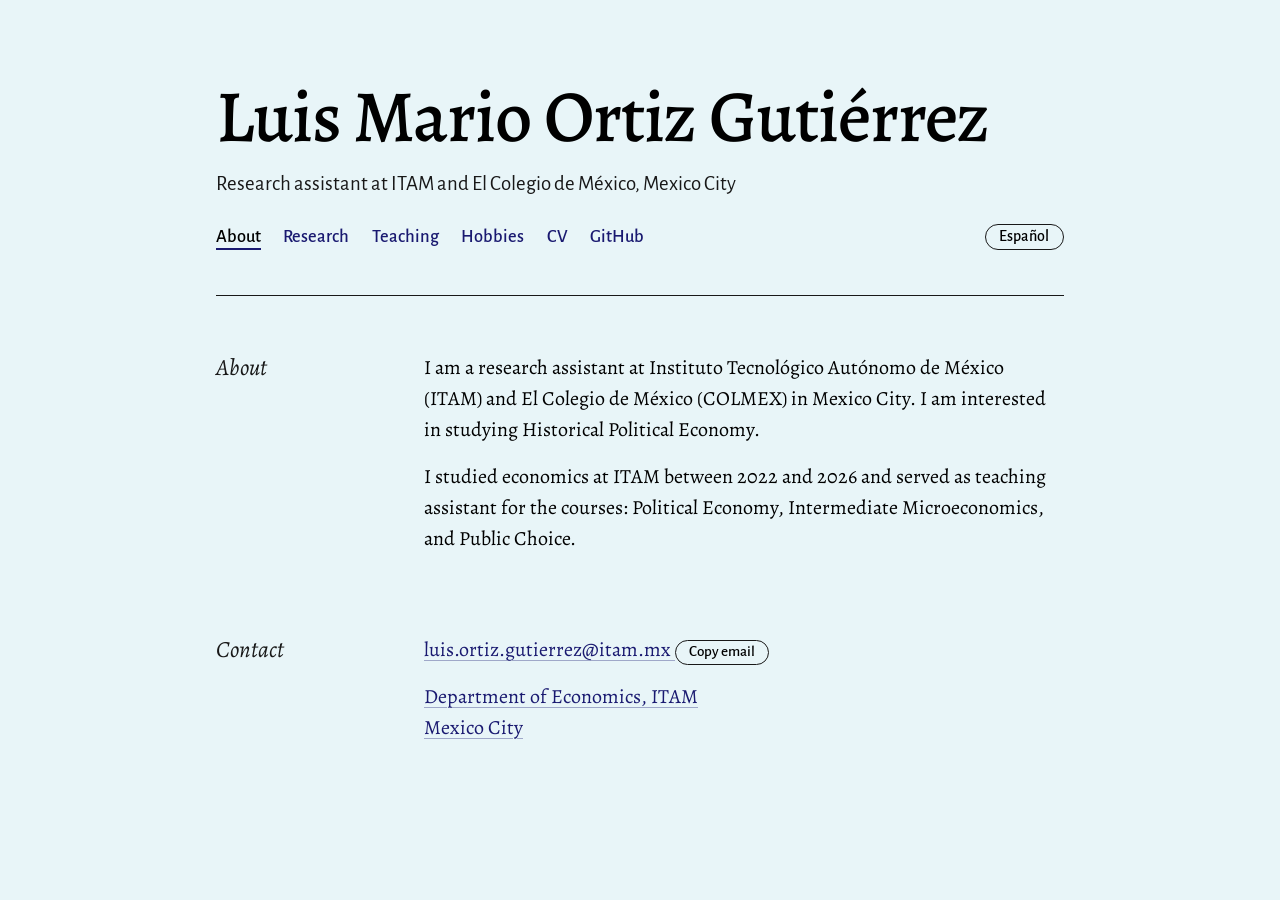
<file: index.html>
<!doctype html>
<html lang="en" data-ui="en">
  <head>
    <meta charset="utf-8" />
    <meta name="viewport" content="width=device-width, initial-scale=1" />
    <title data-es="Luis Mario Ortiz Gutiérrez">Luis Mario Ortiz Gutiérrez</title>
    <meta
      name="description"
      content="Luis Mario Ortiz Gutiérrez, research assistant at ITAM and El Colegio de México. Interested in political economy."
    />
    <link rel="canonical" href="https://luismarioort.github.io/" />
    <!-- Browser bar color on phones: keep it the same as --paper in style.css -->
    <meta name="theme-color" content="#F1F3EE" media="(prefers-color-scheme: light)" />
    <meta name="theme-color" content="#151C19" media="(prefers-color-scheme: dark)" />

    <!-- How the page looks when shared on WhatsApp, X, LinkedIn, Slack -->
     <meta property="og:type" content="website" /> 
    <meta property="og:url" content="https://luismarioort.github.io/" />
    <meta property="og:title" content="Luis Mario Ortiz Gutiérrez" />
    <meta
      property="og:description"
      content="Research assistant at ITAM and El Colegio de México. Political economy, and causal inference."
    />
    <meta name="twitter:card" content="summary" />

    <link rel="icon" href="assets/favicon.svg" type="image/svg+xml" />

    <link rel="preconnect" href="https://fonts.googleapis.com" />
    <link rel="preconnect" href="https://fonts.gstatic.com" crossorigin />
    <link
      href="https://fonts.googleapis.com/css2?family=Alegreya:ital,wght@0,400;0,500;0,700;1,400;1,500&family=Alegreya+Sans:wght@400;500;700&display=swap"
      rel="stylesheet"
    />
    <link rel="stylesheet" href="style.css" />
    <script src="script.js"></script>
  </head>

  <body>
    <a class="skip-link" href="#main"><span data-lang="en">Skip to content</span><span data-lang="es">Ir al contenido</span></a>

    <div class="page">
      <!-- The same menu appears on every page. If you change it, change it in all four files. -->
      <header class="masthead">
        <h1>Luis Mario Ortiz Gutiérrez</h1>
        <p class="role">
          <span data-lang="en">Research assistant at ITAM and El Colegio de México, Mexico City</span>
          <span data-lang="es">Asistente de investigación en el ITAM y El Colegio de México, Ciudad de México</span>
        </p>
        <nav class="profile-links">
          <a href="index.html" aria-current="page"><span data-lang="en">About</span><span data-lang="es">Sobre mí</span></a>
          <a href="research.html"><span data-lang="en">Research</span><span data-lang="es">Investigación</span></a>
          <a href="teaching.html"><span data-lang="en">Teaching</span><span data-lang="es">Docencia</span></a>
          <a href="hobbies.html"><span data-lang="en">Hobbies</span><span data-lang="es">Pasatiempos</span></a>
          <!-- Put your CV in the assets folder and name it cv.pdf -->
          <a href="assets/cv.pdf">CV</a>
          <a href="https://github.com/luismarioort">GitHub</a>
          <button type="button" class="lang-toggle" data-lang-toggle>
            <span data-lang="en" lang="es">Español</span>
            <span data-lang="es" lang="en">English</span>
          </button>
        </nav>
      </header>

      <main id="main">
        <!-- ============================== ABOUT ============================== -->
        <section id="about" aria-labelledby="about-title">
          <h2 id="about-title"><span data-lang="en">About</span><span data-lang="es">Sobre mí</span></h2>
          <div class="section-body">
            <p data-lang="en">
              I am a research assistant at Instituto Tecnológico Autónomo de México (ITAM) and El Colegio de México (COLMEX) in Mexico City. 
              I am interested in studying Historical Political Economy.
            </p>
            <p data-lang="es">
              Soy asistente de investigación en el Instituto Tecnológico Autónomo de México (ITAM) y el Colegio de México (COLMEX), en la Ciudad de México. 
              Mis intereses de investigación están centrados en la Economía Política Histórica.
            </p>

            <p data-lang="en">
              I studied economics at ITAM between 2022 and 2026 and served as teaching assistant for the courses: 
              Political Economy, Intermediate Microeconomics, and Public Choice.
            </p>
            <p data-lang="es">
             Estudié economía en el ITAM entre 2022 y 2026 y durante ese tiempo fui asistente de investigación para los cursos de 
              Economía Política, Economía 3, Economía 4 y Elección Pública I.
            </p>

          <!--  <p data-lang="en">
              <span class="todo">One or two sentences on what you are working
              toward next, for example predoctoral positions or PhD programs in
              economics.</span>
            </p> 
            <p data-lang="es">
              <span class="todo">Una o dos oraciones sobre lo que buscas a
              continuación; por ejemplo, posiciones predoctorales o doctorados en
              economía.</span> -->
            </p>
          </div>
        </section>

        <!-- ============================== CONTACT ============================ -->
        <section id="contact" aria-labelledby="contact-title">
          <h2 id="contact-title"><span data-lang="en">Contact</span><span data-lang="es">Contacto</span></h2>
          <div class="section-body">
            <!-- Replace both copies of the address: in href and in data-copy-email -->
            <p class="contact-email">
              <a href="mailto:luis.ortiz.gutierrez@itam.mx">luis.ortiz.gutierrez@itam.mx
              <button type="button" class="copy-button" data-copy-email="you@example.com">Copy email</button>
              <span class="copy-status" role="status" aria-live="polite"></span>
            </p>
            <p data-lang="en">
              Department of Economics, ITAM<br />
              Mexico City
            </p>
            <p data-lang="es">
              Departamento de Economía, ITAM<br />
              Ciudad de México
            </p>
          </div>
        </section>
      </main>
        </p>
      </footer>
    </div>
  </body>
</html>
</file>
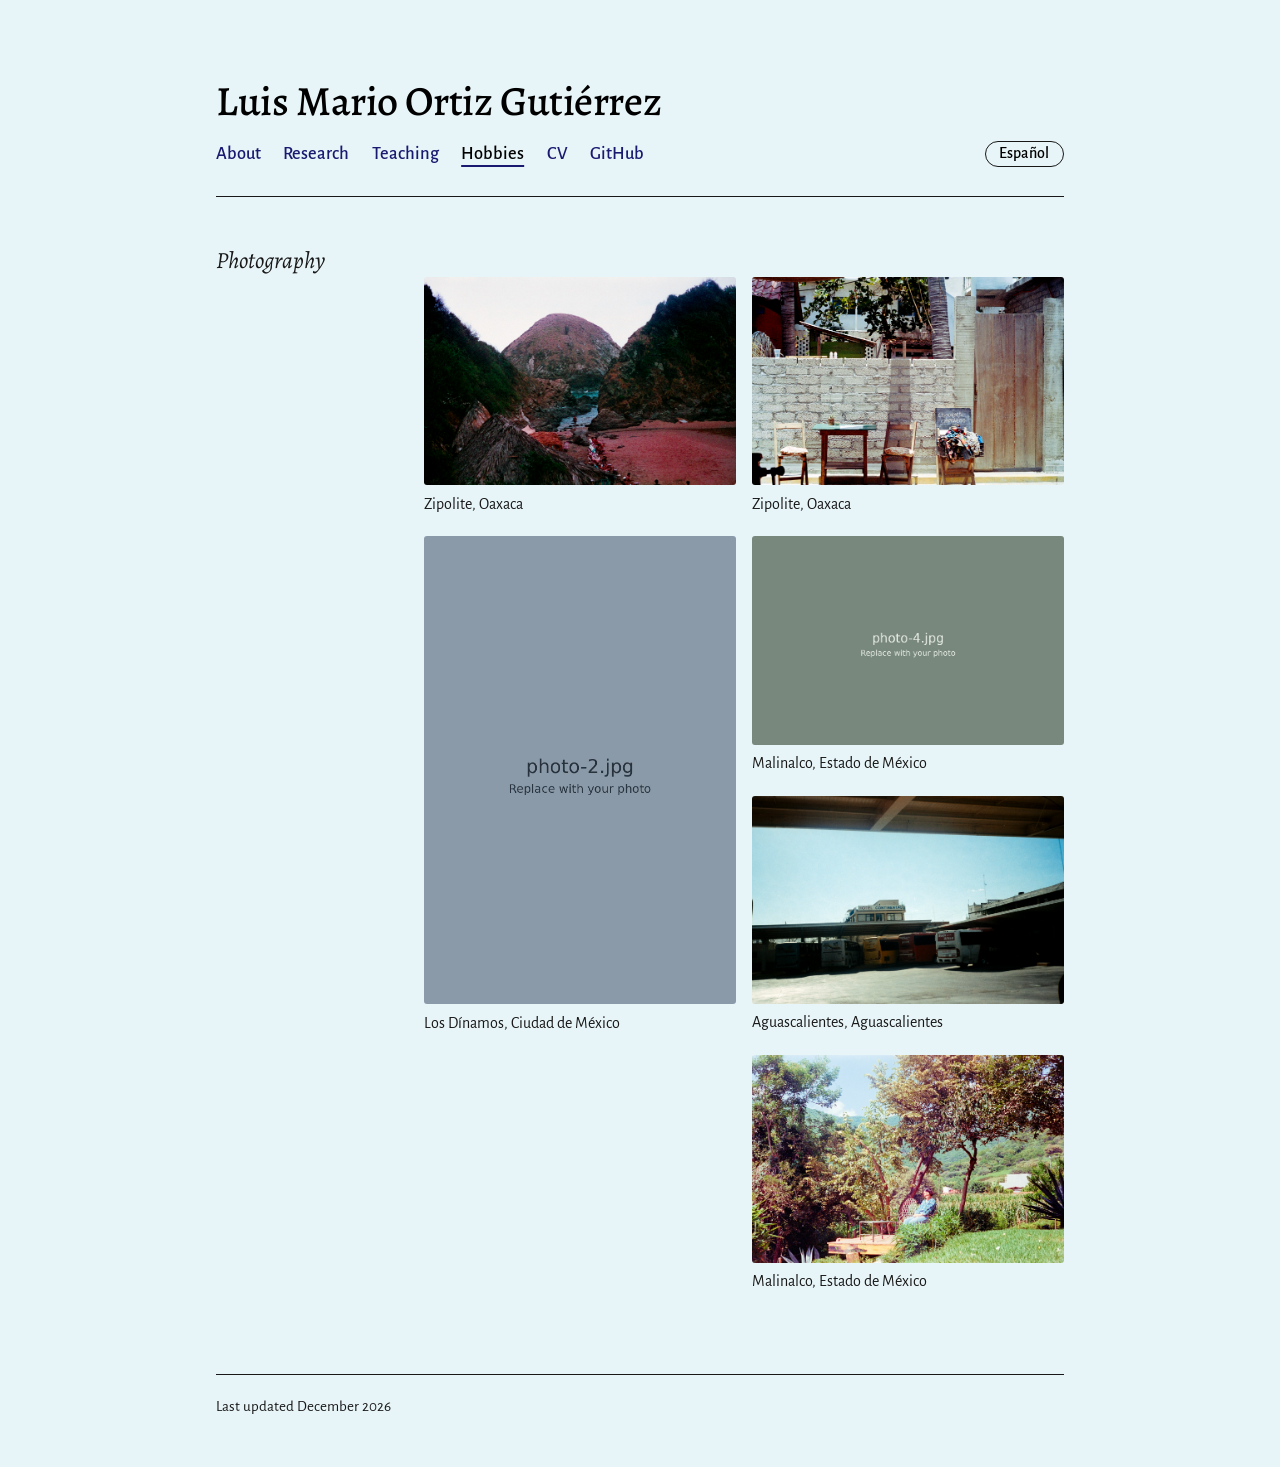
<file: hobbies.html>
<!doctype html>
<html lang="en" data-ui="en">
  <head>
    <meta charset="utf-8" />
    <meta name="viewport" content="width=device-width, initial-scale=1" />
    <title data-es="Pasatiempos | Luis Mario Ortiz Gutiérrez">Hobbies | Luis Mario Ortiz Gutiérrez</title>
    <meta name="description" content="Photographs and other things Luis Mario Ortiz Gutiérrez does outside research." />
    <link rel="canonical" href="https://luismarioort.github.io/hobbies.html" />
    <!-- Browser bar color on phones: keep it the same as --paper in style.css -->
    <meta name="theme-color" content="#F1F3EE" media="(prefers-color-scheme: light)" />
    <meta name="theme-color" content="#151C19" media="(prefers-color-scheme: dark)" />

    <meta property="og:type" content="website" />
    <meta property="og:url" content="https://luismarioort.github.io/hobbies.html" />
    <meta property="og:title" content="Hobbies | Luis Mario Ortiz Gutiérrez" />
    <meta name="twitter:card" content="summary" />

    <link rel="icon" href="assets/favicon.svg" type="image/svg+xml" />

    <link rel="preconnect" href="https://fonts.googleapis.com" />
    <link rel="preconnect" href="https://fonts.gstatic.com" crossorigin />
    <link
      href="https://fonts.googleapis.com/css2?family=Alegreya:ital,wght@0,400;0,500;0,700;1,400;1,500&family=Alegreya+Sans:wght@400;500;700&display=swap"
      rel="stylesheet"
    />
    <link rel="stylesheet" href="style.css" />
    <script src="script.js"></script>
  </head>

  <body>
    <a class="skip-link" href="#main"><span data-lang="en">Skip to content</span><span data-lang="es">Ir al contenido</span></a>

    <div class="page">
      <!-- The same menu appears on every page. If you change it, change it in all four files. -->
      <header class="masthead masthead--compact">
        <p class="site-name"><a href="index.html">Luis Mario Ortiz Gutiérrez</a></p>
        <nav class="profile-links">
          <a href="index.html"><span data-lang="en">About</span><span data-lang="es">Sobre mí</span></a>
          <a href="research.html"><span data-lang="en">Research</span><span data-lang="es">Investigación</span></a>
          <a href="teaching.html"><span data-lang="en">Teaching</span><span data-lang="es">Docencia</span></a>
          <a href="hobbies.html" aria-current="page"><span data-lang="en">Hobbies</span><span data-lang="es">Pasatiempos</span></a>
          <a href="assets/cv.pdf">CV</a>
          <a href="https://github.com/luismarioort">GitHub</a>
          <button type="button" class="lang-toggle" data-lang-toggle>
            <span data-lang="en" lang="es">Español</span>
            <span data-lang="es" lang="en">English</span>
          </button>
        </nav>
      </header>

      <main id="main">
        <h1 class="sr-only"><span data-lang="en">Hobbies</span><span data-lang="es">Pasatiempos</span></h1>

        <!-- ============================ PHOTOGRAPHY ========================== -->
        <section id="photography" aria-labelledby="photography-title">
          <h2 id="photography-title"><span data-lang="en">Photography</span><span data-lang="es">Fotografía</span></h2>
          <div class="section-body">
           <!--  <p data-lang="en">
             <span class="todo">I really enjoy brewing coffee and taking analog photograph.</span> -->
            </p>
           <!-- <p data-lang="es">
              <span class="todo">Disfruto mucho preparar café y tomar fotografía analógica.</span>  -->
            </p>

            <!--
              To add a photo: put the file in assets/photos/ and copy one
              <figure> block. Change the file name in BOTH places (href and src),
              write a short description in alt (for screen readers), and a
              caption. Photos fill the left column first, then the right,
              in the order you list them. Nothing gets cropped.
            -->
            <div class="gallery">
              <figure>
                <a href="assets/photos/photo-1.jpg">
                  <img src="assets/photos/photo-1.jpg" alt="Describe what the photo shows" loading="lazy" decoding="async" />
                </a>
                <figcaption>Zipolite, Oaxaca</figcaption>
              </figure>

              <figure>
                <a href="assets/photos/photo-2.jpg">
                  <img src="assets/photos/photo-2.jpg" alt="Describe what the photo shows" loading="lazy" decoding="async" />
                </a>
                <figcaption>Los Dínamos, Ciudad de México</figcaption>
              </figure>

              <figure>
                <a href="assets/photos/photo-3.jpg">
                  <img src="assets/photos/photo-3.jpg" alt="Describe what the photo shows" loading="lazy" decoding="async" />
                </a>
                <figcaption>Zipolite, Oaxaca</figcaption>
              </figure>

              <figure>
                <a href="assets/photos/photo-4.jpg">
                  <img src="assets/photos/photo-4.jpg" alt="Describe what the photo shows" loading="lazy" decoding="async" />
                </a>
                <figcaption>Malinalco, Estado de México</figcaption>
              </figure>

              <figure>
                <a href="assets/photos/photo-5.jpg">
                  <img src="assets/photos/photo-5.jpg" alt="Describe what the photo shows" loading="lazy" decoding="async" />
                </a>
                <figcaption>Aguascalientes, Aguascalientes</figcaption>
              </figure>

              <figure>
                <a href="assets/photos/photo-6.jpg">
                  <img src="assets/photos/photo-6.jpg" alt="Describe what the photo shows" loading="lazy" decoding="async" />
                </a>
                <figcaption>Malinalco, Estado de México</figcaption>
              </figure>
            </div>
          </div>
        </section>

      <footer class="site-footer">
        <p>
          <span data-lang="en">Last updated</span><span data-lang="es">Última actualización:</span>
          <span id="last-updated">October 2026</span>
        </p>
      </footer>
    </div>

    <!-- Full-screen photo viewer. Leave this as is. -->
    <dialog class="lightbox">
      <button type="button" class="lightbox-close" data-close>
        <span aria-hidden="true">×</span>
        <span class="sr-only" data-lang="en">Close</span><span class="sr-only" data-lang="es">Cerrar</span>
      </button>
      <img class="lightbox-image" alt="" />
      <div class="lightbox-bar">
        <button type="button" data-prev>
          <span aria-hidden="true">‹</span>
          <span class="sr-only" data-lang="en">Previous photo</span><span class="sr-only" data-lang="es">Foto anterior</span>
        </button>
        <p class="lightbox-caption"></p>
        <button type="button" data-next>
          <span aria-hidden="true">›</span>
          <span class="sr-only" data-lang="en">Next photo</span><span class="sr-only" data-lang="es">Foto siguiente</span>
        </button>
      </div>
    </dialog>
  </body>
</html>
</file>
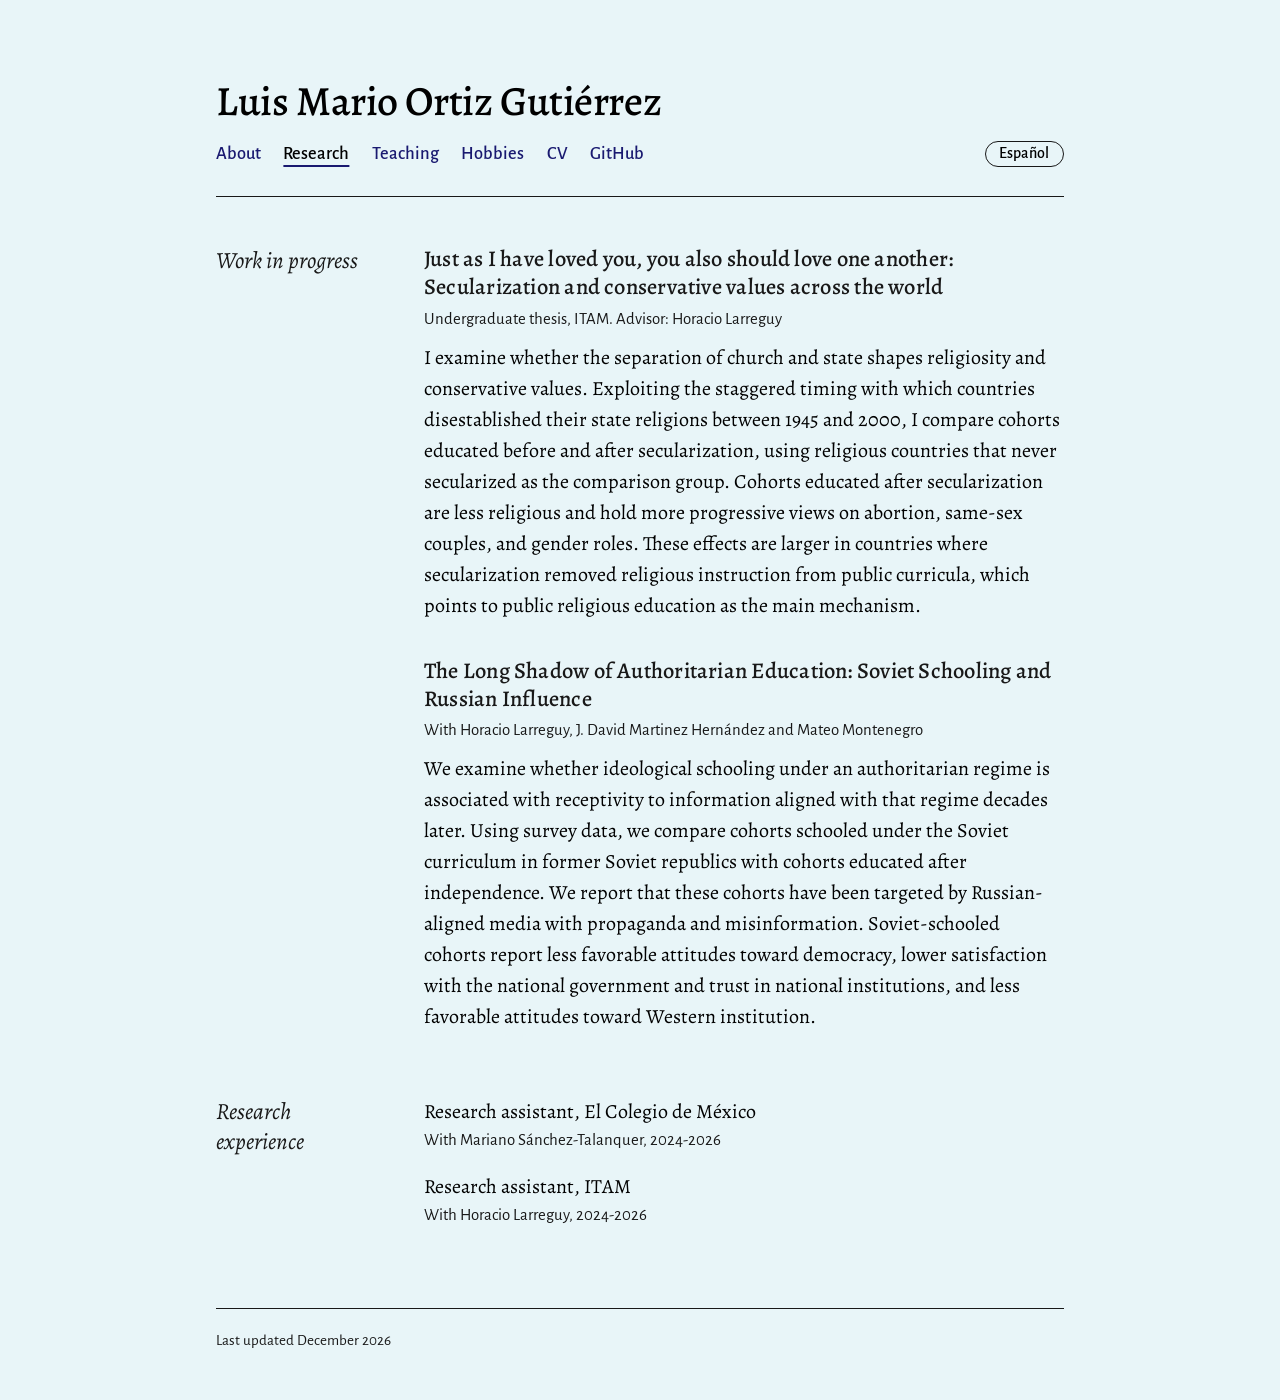
<file: research.html>
<!doctype html>
<html lang="en" data-ui="en">
  <head>
    <meta charset="utf-8" />
    <meta name="viewport" content="width=device-width, initial-scale=1" />
    <title data-es="Investigación | Luis Mario Ortiz Gutiérrez">Research | Luis Mario Ortiz Gutiérrez</title>
    <meta name="description" content="Working papers and research experience of Luis Mario Ortiz Gutiérrez." />
    <link rel="canonical" href="https://luismarioort.github.io/research.html" />
    <!-- Browser bar color on phones: keep it the same as --paper in style.css -->
    <meta name="theme-color" content="#F1F3EE" media="(prefers-color-scheme: light)" />
    <meta name="theme-color" content="#151C19" media="(prefers-color-scheme: dark)" />

    <meta property="og:type" content="website" />
    <meta property="og:url" content="https://luismarioort.github.io/research.html" />
    <meta property="og:title" content="Research | Luis Mario Ortiz Gutiérrez" />
    <meta name="twitter:card" content="summary" />

    <link rel="icon" href="assets/favicon.svg" type="image/svg+xml" />

    <link rel="preconnect" href="https://fonts.googleapis.com" />
    <link rel="preconnect" href="https://fonts.gstatic.com" crossorigin />
    <link
      href="https://fonts.googleapis.com/css2?family=Alegreya:ital,wght@0,400;0,500;0,700;1,400;1,500&family=Alegreya+Sans:wght@400;500;700&display=swap"
      rel="stylesheet"
    />
    <link rel="stylesheet" href="style.css" />
    <script src="script.js"></script>
  </head>

  <body>
    <a class="skip-link" href="#main"><span data-lang="en">Skip to content</span><span data-lang="es">Ir al contenido</span></a>

    <div class="page">
      <!-- The same menu appears on every page. If you change it, change it in all four files. -->
      <header class="masthead masthead--compact">
        <p class="site-name"><a href="index.html">Luis Mario Ortiz Gutiérrez</a></p>
        <nav class="profile-links">
          <a href="index.html"><span data-lang="en">About</span><span data-lang="es">Sobre mí</span></a>
          <a href="research.html" aria-current="page"><span data-lang="en">Research</span><span data-lang="es">Investigación</span></a>
          <a href="teaching.html"><span data-lang="en">Teaching</span><span data-lang="es">Docencia</span></a>
          <a href="hobbies.html"><span data-lang="en">Hobbies</span><span data-lang="es">Pasatiempos</span></a>
          <a href="assets/cv.pdf">CV</a>
          <a href="https://github.com/luismarioort">GitHub</a>
          <button type="button" class="lang-toggle" data-lang-toggle>
            <span data-lang="en" lang="es">Español</span>
            <span data-lang="es" lang="en">English</span>
          </button>
        </nav>
      </header>

      <main id="main">
        <h1 class="sr-only"><span data-lang="en">Research</span><span data-lang="es">Investigación</span></h1>

        <!-- ========================== WORKING PAPERS ========================= -->
        <!-- <section id="working-papers" aria-labelledby="working-papers-title">
          <h2 id="working-papers-title">
            <span data-lang="en">Working papers</span><span data-lang="es">Documentos de trabajo</span>
          </h2>
          <div class="section-body"> -->
            <!-- To add a paper, copy everything from <article> to </article> -->
          <!--  <article class="paper">
              <h3 class="paper-title">
                <a href="assets/papers/paper-1.pdf"><span class="todo">Title of your first paper</span></a>
              </h3>
              <p class="paper-meta">
                <span data-lang="en">With</span><span data-lang="es">Con</span>
                <a href="#"><span class="todo">Coauthor name</span></a>
                <span data-lang="en">and</span><span data-lang="es">y</span>
                <a href="#"><span class="todo">Coauthor name</span></a>
              </p>
              <p class="paper-status" data-lang="en">Working paper, <span class="todo">month year</span></p>
              <p class="paper-status" data-lang="es">Documento de trabajo, <span class="todo">mes año</span></p>

              <p class="paper-summary" data-lang="en">
                <span class="todo">Two sentences on the question, the design, and
                the main finding. Readers skim this line, so lead with the
                result.</span>
              </p>
              <p class="paper-summary" data-lang="es">
                <span class="todo">Dos oraciones sobre la pregunta, el diseño y el
                hallazgo principal. Quien lee solo hojea esta línea, así que empieza
                por el resultado.</span>
              </p>

              <details class="abstract">
                <summary><span data-lang="en">Abstract</span><span data-lang="es">Resumen</span></summary>
                <p data-lang="en">
                  <span class="todo">The full abstract goes here. It stays hidden
                  until a reader opens it, so it can be as long as the one in the
                  paper.</span>
                </p>
                <p data-lang="es">
                  <span class="todo">Aquí va el resumen completo. Si solo lo tienes
                  en inglés, borra este párrafo y quita data-lang="en" del de arriba
                  para que se vea en ambos idiomas.</span>
                </p>
              </details>
            </article>
          </div>
        </section>
        -->
        <!-- ========================= WORK IN PROGRESS ======================== -->
        <section id="work-in-progress" aria-labelledby="wip-title">
          <h2 id="wip-title">
            <span data-lang="en">Work in progress</span><span data-lang="es">Proyectos en curso</span>
          </h2>
          <div class="section-body">
            <article class="paper">
              <h3 class="paper-title">Just as I have loved you, you also should love one another: 
                Secularization and conservative values across the world</h3>
              <p class="paper-meta">
                <span data-lang="en">Undergraduate thesis, ITAM. Advisor:</span><span data-lang="es">Tesis de licenciatura, ITAM. Asesor:</span>
                Horacio Larreguy
              </p>
              <p class="paper-summary" data-lang="en">
               I examine whether the separation of church and state shapes religiosity and conservative values.
                Exploiting the staggered timing with which countries disestablished their state religions between 1945 and 2000,
                I compare cohorts educated before and after secularization, using religious countries that never secularized as the comparison group.
                Cohorts educated after secularization are less religious and hold more progressive views on abortion, same-sex couples, and gender roles.
                These effects are larger in countries where secularization removed religious instruction from public curricula,
                which points to public religious education as the main mechanism.
              </p>
              <p class="paper-summary" data-lang="es">
              Investigo si la separación entre Iglesia y Estado moldea la religiosidad y los valores conservadores.
                Aprovecho el calendario escalonado con el que distintos países abandonaron su religión de Estado entre 1945 y 2000
                para comparar generaciones educadas antes y después de la secularización, con los países religiosos que nunca se secularizaron como grupo de comparación.
                Las generaciones educadas después de la secularización son menos religiosas y tienen opiniones más progresistas sobre el aborto, las parejas del mismo sexo y los roles de género.
                Estos efectos son mayores en los países donde la secularización retiró la instrucción religiosa del currículo público,
                lo que apunta a la educación religiosa pública como el mecanismo principal.
              </p>
            </article>
            <article class="paper">
              <h3 class="paper-title">The Long Shadow of Authoritarian Education: Soviet Schooling 
                and Russian Influence</h3>
              <p class="paper-meta">
                <span data-lang="en">With</span><span data-lang="es">Con</span>
                Horacio Larreguy, J. David Martinez Hernández and Mateo Montenegro
              </p>
              <p class="paper-summary" data-lang="en">
                We examine whether ideological schooling under an authoritarian regime is 
                  associated with receptivity to information aligned with that regime decades later. Using survey data,
                we compare cohorts schooled under the Soviet curriculum in former Soviet republics with cohorts educated after independence. 
                We report that these cohorts have been targeted by Russian-aligned media with propaganda and misinformation.
                Soviet-schooled cohorts report less favorable attitudes toward democracy, lower satisfaction with the national government and trust in national institutions, 
                  and less favorable attitudes toward Western institution. 
              </p>
              <p class="paper-summary" data-lang="es">
              Investigamos si la ideología impartida en la educación bajo regímenes autoritarios está asociada a receptividad a información alineada con el régimen, décadas después.
                Comparamos generaciones educadas bajo educación Soviética en antiguas repúblicas Soviéticas con generaciones educadas después de la independencia.
                Reportamos que este grupo ha sido objetivo de campañas de propaganda y desinformación por parte de medios alineados con Rusia.
                Encontramos que generaciones educadas en la Unión Soviética reportan actitudes menos favorables hacia la democracia, menor satisfacción con el govierno nacional y 
                confianza en instituciones nacionales y menos actitudes favorables hacia instituciones occidentales.
              </p>
            </article>
          </div>
        </section>

        <!-- ======================= RESEARCH EXPERIENCE ======================= -->
        <section id="experience" aria-labelledby="experience-title">
          <h2 id="experience-title">
            <span data-lang="en">Research experience</span><span data-lang="es">Experiencia en investigación</span>
          </h2>
          <div class="section-body">
            <ul class="entries">
              <li>
                <p class="entry-main" data-lang="en">Research assistant, El Colegio de México</p>
                <p class="entry-main" data-lang="es">Asistente de investigación, El Colegio de México</p>
                <p class="entry-detail">
                  <span data-lang="en">With</span><span data-lang="es">Con</span>
                  Mariano Sánchez-Talanquer,
                  2024-2026
                </p>
              </li>
              <li>
                <p class="entry-main" data-lang="en">Research assistant, ITAM</p>
                <p class="entry-main" data-lang="es">Asistente de investigación, ITAM</p>
                <p class="entry-detail">
                  <span data-lang="en">With</span><span data-lang="es">Con</span>
                  Horacio Larreguy,
                  2024-2026
                </p>
              </li>
            </ul>
          </div>
        </section>
      </main>

      <footer class="site-footer">
        <p>
          <span data-lang="en">Last updated</span><span data-lang="es">Última actualización:</span>
          <span id="last-updated">October 2026</span>
        </p>
      </footer>
    </div>
  </body>
</html>
</file>
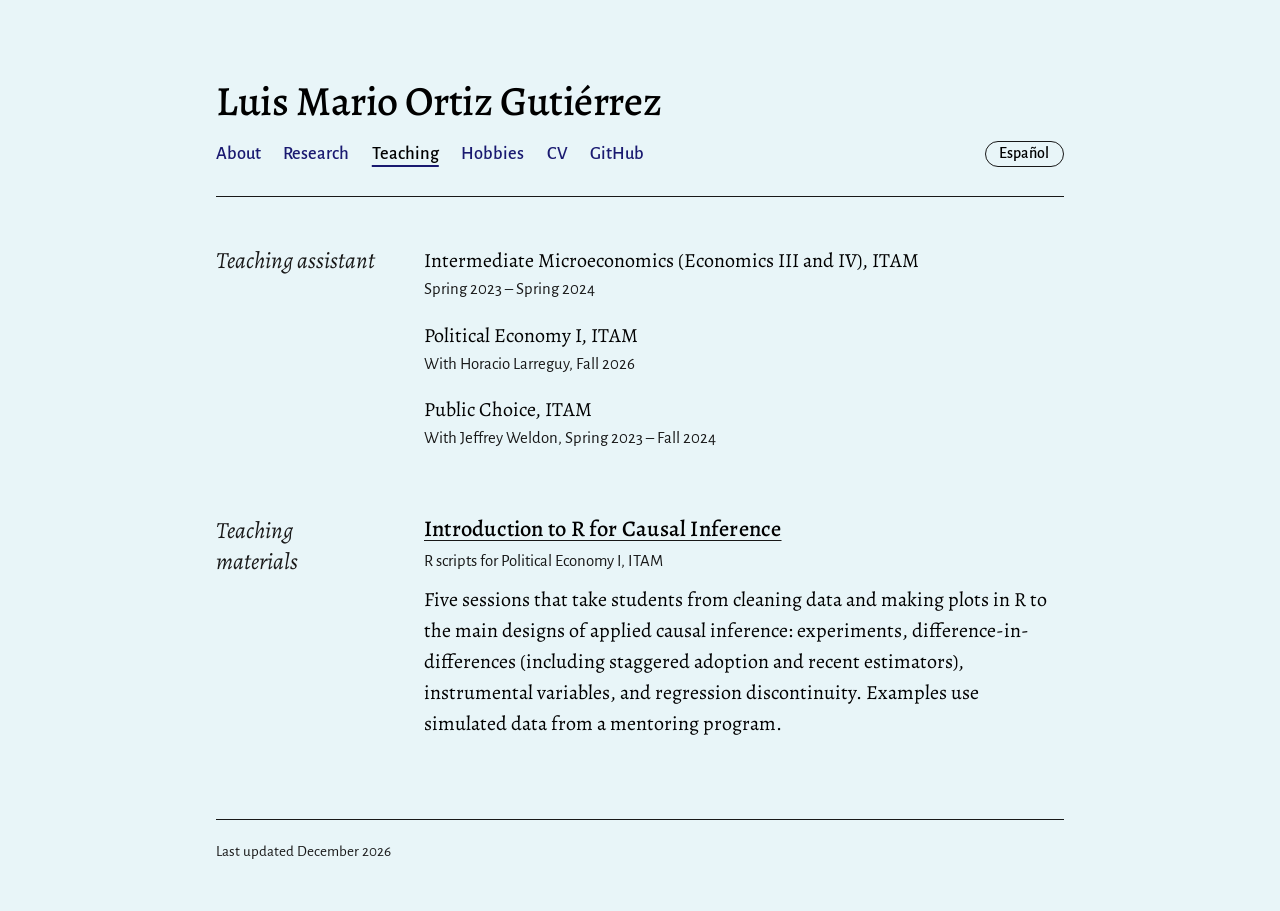
<file: teaching.html>
<!doctype html>
<html lang="en" data-ui="en">
  <head>
    <meta charset="utf-8" />
    <meta name="viewport" content="width=device-width, initial-scale=1" />
    <title data-es="Docencia | Luis Mario Ortiz Gutiérrez">Teaching | Luis Mario Ortiz Gutiérrez</title>
    <meta name="description" content="Teaching experience and course materials of Luis Mario Ortiz Gutiérrez." />
    <link rel="canonical" href="https://luismarioort.github.io/teaching.html" />
    <!-- Browser bar color on phones: keep it the same as --paper in style.css -->
    <meta name="theme-color" content="#F1F3EE" media="(prefers-color-scheme: light)" />
    <meta name="theme-color" content="#151C19" media="(prefers-color-scheme: dark)" />

    <meta property="og:type" content="website" />
    <meta property="og:url" content="https://luismarioort.github.io/teaching.html" />
    <meta property="og:title" content="Teaching | Luis Mario Ortiz Gutiérrez" />
    <meta name="twitter:card" content="summary" />

    <link rel="icon" href="assets/favicon.svg" type="image/svg+xml" />

    <link rel="preconnect" href="https://fonts.googleapis.com" />
    <link rel="preconnect" href="https://fonts.gstatic.com" crossorigin />
    <link
      href="https://fonts.googleapis.com/css2?family=Alegreya:ital,wght@0,400;0,500;0,700;1,400;1,500&family=Alegreya+Sans:wght@400;500;700&display=swap"
      rel="stylesheet"
    />
    <link rel="stylesheet" href="style.css" />
    <script src="script.js"></script>
  </head>

  <body>
    <a class="skip-link" href="#main"><span data-lang="en">Skip to content</span><span data-lang="es">Ir al contenido</span></a>

    <div class="page">
      <!-- The same menu appears on every page. If you change it, change it in all four files. -->
      <header class="masthead masthead--compact">
        <p class="site-name"><a href="index.html">Luis Mario Ortiz Gutiérrez</a></p>
        <nav class="profile-links">
          <a href="index.html"><span data-lang="en">About</span><span data-lang="es">Sobre mí</span></a>
          <a href="research.html"><span data-lang="en">Research</span><span data-lang="es">Investigación</span></a>
          <a href="teaching.html" aria-current="page"><span data-lang="en">Teaching</span><span data-lang="es">Docencia</span></a>
          <a href="hobbies.html"><span data-lang="en">Hobbies</span><span data-lang="es">Pasatiempos</span></a>
          <a href="assets/cv.pdf">CV</a>
          <a href="https://github.com/luismarioort">GitHub</a>
          <button type="button" class="lang-toggle" data-lang-toggle>
            <span data-lang="en" lang="es">Español</span>
            <span data-lang="es" lang="en">English</span>
          </button>
        </nav>
      </header>

      <main id="main">
        <h1 class="sr-only"><span data-lang="en">Teaching</span><span data-lang="es">Docencia</span></h1>

        <!-- ===================== TEACHING ASSISTANTSHIPS ===================== -->
        <section id="assistantships" aria-labelledby="assistantships-title">
          <h2 id="assistantships-title">
            <span data-lang="en">Teaching assistant</span><span data-lang="es">Ayudantías</span>
          </h2>
          <div class="section-body">
            <!-- To add a course, copy everything from <li> to </li> -->
            <ul class="entries">
              <li>
                <p class="entry-main" data-lang="en">Intermediate Microeconomics (Economics III and IV), ITAM</p>
                <p class="entry-main" data-lang="es">Microeconomía intermedia (Economía III y IV), ITAM</p>
                <p class="entry-detail">
                  <span data-lang="en">Spring 2023 – Spring 2024</span><span data-lang="es">primavera 2023 – primavera 2024</span>
                </p>
              </li>
              <li>
                <p class="entry-main" data-lang="en">Political Economy I, ITAM</p>
                <p class="entry-main" data-lang="es">Economía Política I, ITAM</p>
                <p class="entry-detail">
                  <span data-lang="en">With</span><span data-lang="es">Con</span>
                  Horacio Larreguy,
                  <span data-lang="en">Fall 2026</span><span data-lang="es">otoño 2026</span>
                </p>
              </li>
              <li>
                <p class="entry-main" data-lang="en">Public Choice, ITAM</p>
                <p class="entry-main" data-lang="es">Elección Pública, ITAM</p>
                <p class="entry-detail">
                  <span data-lang="en">With</span><span data-lang="es">Con</span>
                  Jeffrey Weldon,
                  <span data-lang="en">Spring 2023 – Fall 2024</span><span data-lang="es">primavera 2023 – otoño 2024</span>
                </p>
              </li>
            </ul>
          </div>
        </section>

        <!-- ======================== TEACHING MATERIALS ======================= -->
        <section id="materials" aria-labelledby="materials-title">
          <h2 id="materials-title">
            <span data-lang="en">Teaching materials</span><span data-lang="es">Materiales docentes</span>
          </h2>
          <div class="section-body">
            <article class="paper">
              <h3 class="paper-title">
                <a href="https://github.com/luismarioort/Intro-to-R-Causal-inference"><span data-lang="en">Introduction to R for Causal Inference</span><span data-lang="es">Introducción a R para inferencia causal</span></a>
              </h3>
              <p class="paper-meta" data-lang="en">R scripts for Political Economy I, ITAM</p>
              <p class="paper-meta" data-lang="es">Scripts de R para Economía Política I, ITAM</p>
              <p class="paper-summary" data-lang="en">
                Five sessions that take students from cleaning data and making plots in R to the main designs of applied causal inference:
                experiments, difference-in-differences (including staggered adoption and recent estimators), instrumental variables,
                and regression discontinuity. Examples use simulated data from a mentoring program.
              </p>
              <p class="paper-summary" data-lang="es">
                Cinco sesiones que llevan a los estudiantes de la limpieza de datos y las gráficas en R a los principales diseños de la inferencia causal aplicada:
                experimentos, diferencias en diferencias (incluida la adopción escalonada y los estimadores recientes), variables instrumentales
                y regresión discontinua. Los ejemplos usan datos simulados de un programa de mentorías.
              </p>
            </article>
          </div>
        </section>
      </main>

      <footer class="site-footer">
        <p>
          <span data-lang="en">Last updated</span><span data-lang="es">Última actualización:</span>
          <span id="last-updated">October 2026</span>
        </p>
      </footer>
    </div>
  </body>
</html>
</file>
<file: style.css>
/* ------------------------------------------------------------------
   Colors and sizes. Change a value here and it changes everywhere.
   ------------------------------------------------------------------ */
:root {
  color-scheme: light dark;

  --paper: #e8f5f8;      /* PAGE BACKGROUND: change this to change the page color */
  --ink: #000000;        /* main text */
  --ink-soft: #181818;   /* secondary text */
  --rule: #181818;       /* thin lines */
  --carmine: #191970;    /* links */
  --todo: #f6e7a1;       /* highlight for unfinished placeholders */

  --serif: "Alegreya", Georgia, "Times New Roman", serif;
  --sans: "Alegreya Sans", "Helvetica Neue", Arial, sans-serif;

  --margin-col: 10rem;   /* width of the column holding section names */
  --measure: 40rem;      /* width of the text column */
  --gap: 3rem;
}

/* Dark mode: used when the visitor's phone or computer is set to dark. */
@media (prefers-color-scheme: dark) {
  :root {
    --paper: #151c19;    /* PAGE BACKGROUND in dark mode */
    --ink: #e3e8e2;
    --ink-soft: #9daaa2;
    --rule: #2f3a35;
    --carmine: #ec8697;
    --todo: #4d4214;
  }
}

/* ------------------------------------------------------------------
   Base
   ------------------------------------------------------------------ */
*,
*::before,
*::after {
  box-sizing: border-box;
}

html {
  scroll-behavior: smooth;
  -webkit-text-size-adjust: 100%;
}

body {
  margin: 0;
  background: var(--paper);
  color: var(--ink);
  font-family: var(--serif);
  font-size: 1.25rem;
  line-height: 1.55;
  font-variant-numeric: oldstyle-nums proportional-nums;
  text-rendering: optimizeLegibility;
}

p,
ul,
dl {
  margin: 0;
}

a {
  color: var(--carmine);
  text-decoration: underline;
  text-decoration-thickness: 1px;
  text-underline-offset: 0.18em;
  text-decoration-color: color-mix(in srgb, var(--carmine) 35%, transparent);
}

a:hover {
  text-decoration-color: currentColor;
}

a:focus-visible,
button:focus-visible,
summary:focus-visible {
  outline: 2px solid var(--carmine);
  outline-offset: 3px;
  border-radius: 2px;
}

.skip-link {
  position: absolute;
  left: -999px;
  top: 1rem;
  padding: 0.5rem 1rem;
  background: var(--ink);
  color: var(--paper);
  font-family: var(--sans);
  z-index: 10;
}

.skip-link:focus {
  left: 1rem;
}

/* Language switch: data-lang="en" shows only in English, data-lang="es"
   only in Spanish. Anything without data-lang shows in both. */
html[data-ui="en"] [data-lang="es"],
html[data-ui="es"] [data-lang="en"] {
  display: none !important;
}

/* Text for screen readers only */
.sr-only {
  position: absolute;
  width: 1px;
  height: 1px;
  padding: 0;
  margin: -1px;
  overflow: hidden;
  clip: rect(0, 0, 0, 0);
  white-space: nowrap;
  border: 0;
}

/* Placeholder highlight. Remove class="todo" once you fill something in. */
.todo {
  background: var(--todo);
  box-decoration-break: clone;
  -webkit-box-decoration-break: clone;
  padding: 0 0.15em;
}

/* ------------------------------------------------------------------
   Page layout: section names hang in a left column, text runs right
   ------------------------------------------------------------------ */
.page {
  max-width: calc(var(--margin-col) + var(--gap) + var(--measure) + 3rem);
  margin: 0 auto;
  padding: 5rem 1.5rem 3rem;
}

.masthead {
  padding-bottom: 2.75rem;
  margin-bottom: 3.5rem;
  border-bottom: 1px solid var(--rule);
}

h1 {
  margin: 0 0 0.9rem;
  font-family: var(--serif);
  font-weight: 500;
  font-size: clamp(2.6rem, 7vw, 4.6rem);
  line-height: 1;
  letter-spacing: -0.015em;
  text-wrap: balance;
}

.role {
  font-family: var(--sans);
  font-size: 1.3rem;
  color: var(--ink-soft);
}

.profile-links {
  display: flex;
  flex-wrap: wrap;
  align-items: center;
  gap: 0.35rem 1.4rem;
  margin-top: 1.4rem;
  font-family: var(--sans);
  font-weight: 500;
  font-size: 1.15rem;
}

.profile-links a {
  text-decoration: none;
}

.profile-links a:hover {
  text-decoration: underline;
}

/* The page you are on */
.profile-links a[aria-current="page"] {
  color: var(--ink);
  text-decoration: underline;
  text-decoration-color: var(--carmine);
  text-decoration-thickness: 2px;
  text-underline-offset: 0.3em;
}

.lang-toggle {
  margin-left: auto;
  font-family: var(--sans);
  font-size: 1rem;
  font-weight: 500;
  color: var(--ink);
  background: transparent;
  border: 1px solid var(--rule);
  border-radius: 999px;
  padding: 0.15rem 0.85rem;
  cursor: pointer;
}

.lang-toggle:hover {
  border-color: var(--ink-soft);
}

/* Smaller header on Research, Teaching and Hobbies */
.masthead--compact {
  padding-bottom: 1.75rem;
  margin-bottom: 3rem;
}

.site-name {
  font-family: var(--serif);
  font-weight: 500;
  font-size: clamp(1.9rem, 4.5vw, 2.6rem);
  line-height: 1.05;
  letter-spacing: -0.01em;
}

.site-name a {
  color: var(--ink);
  text-decoration: none;
}

.masthead--compact .profile-links {
  margin-top: 1rem;
}

section {
  display: grid;
  grid-template-columns: var(--margin-col) minmax(0, var(--measure));
  column-gap: var(--gap);
}

section + section {
  margin-top: 4rem;
}

h2 {
  position: sticky;
  top: 1.5rem;
  align-self: start;
  margin: 0;
  font-family: var(--serif);
  font-style: italic;
  font-weight: 400;
  font-size: 1.45rem;
  line-height: 1.3;
  color: var(--ink-soft);
}

/* Spacing between blocks. Uses gap so hidden translations take no space. */
.section-body {
  display: grid;
  grid-template-columns: minmax(0, 1fr);
  row-gap: 1rem;
  align-content: start;
}

h3 {
  margin: 1.5rem 0 0;
  font-family: var(--sans);
  font-weight: 700;
  font-size: 1.05rem;
  letter-spacing: 0.01em;
  color: var(--ink-soft);
}

.section-body > h3:first-child {
  margin-top: 0.2rem;
}

/* ------------------------------------------------------------------
   Papers
   ------------------------------------------------------------------ */
.paper + .paper {
  margin-top: 1.25rem;
}

.paper-title {
  margin: 0;
  font-family: var(--serif);
  font-weight: 500;
  font-size: 1.4rem;
  line-height: 1.25;
}

.paper-title a {
  color: var(--ink);
  text-decoration-color: var(--rule);
}

.paper-title a:hover {
  color: var(--carmine);
  text-decoration-color: currentColor;
}

.paper-meta,
.paper-status {
  font-family: var(--sans);
  font-size: 1.05rem;
  color: var(--ink-soft);
}

.paper-meta {
  margin-top: 0.3rem;
}

.paper-status {
  font-style: italic;
}

.paper-summary {
  margin-top: 0.6rem;
}

/* Abstract toggle */
.abstract {
  margin-top: 0.6rem;
}

.abstract summary {
  display: inline-flex;
  align-items: center;
  gap: 0.45rem;
  cursor: pointer;
  list-style: none;
  font-family: var(--sans);
  font-weight: 500;
  font-size: 1.05rem;
  color: var(--carmine);
}

.abstract summary::-webkit-details-marker {
  display: none;
}

.abstract summary::before {
  content: "";
  width: 0;
  height: 0;
  border-left: 0.42em solid currentColor;
  border-top: 0.28em solid transparent;
  border-bottom: 0.28em solid transparent;
  transition: transform 160ms ease;
}

.abstract[open] summary::before {
  transform: rotate(90deg);
}

.abstract p {
  margin-top: 0.75rem;
  padding-left: 1rem;
  border-left: 2px solid var(--rule);
  font-size: 1.15rem;
}

/* ------------------------------------------------------------------
   Lists: experience, teaching
   ------------------------------------------------------------------ */
.entries {
  list-style: none;
  padding: 0;
}

.entries li + li {
  margin-top: 1.1rem;
}

.entry-detail {
  font-family: var(--sans);
  font-size: 1.05rem;
  color: var(--ink-soft);
}

/* ------------------------------------------------------------------
   Contact and the "Lately" note
   ------------------------------------------------------------------ */
.contact-email {
  display: flex;
  flex-wrap: wrap;
  align-items: baseline;
  gap: 0.4rem 1rem;
}

.copy-button {
  font-family: var(--sans);
  font-size: 0.95rem;
  font-weight: 500;
  color: var(--ink);
  background: transparent;
  border: 1px solid var(--rule);
  border-radius: 999px;
  padding: 0.15rem 0.8rem;
  cursor: pointer;
}

.copy-button:hover {
  border-color: var(--ink-soft);
}

.copy-status {
  font-family: var(--sans);
  font-size: 0.95rem;
  color: var(--ink-soft);
}

.lately {
  display: grid;
  grid-template-columns: auto 1fr;
  gap: 0.4rem 1.25rem;
}

.lately dt {
  font-family: var(--sans);
  font-size: 1.05rem;
  color: var(--ink-soft);
  padding-top: 0.12rem;
}

.lately dd {
  margin: 0;
}

.site-footer {
  margin-top: 5rem;
  padding-top: 1.25rem;
  border-top: 1px solid var(--rule);
  font-family: var(--sans);
  font-size: 0.95rem;
  color: var(--ink-soft);
}

/* ------------------------------------------------------------------
   Photo gallery (Hobbies page)
   ------------------------------------------------------------------ */
.gallery {
  columns: 2 14rem;
  column-gap: 1rem;
}

.gallery figure {
  break-inside: avoid;
  margin: 0 0 1.25rem;
}

.gallery a {
  display: block;
  cursor: zoom-in;
}

.gallery img {
  display: block;
  width: 100%;
  height: auto;
  border-radius: 3px;
  background: var(--rule);
}

.gallery a:hover img {
  filter: brightness(1.04);
}

.gallery figcaption {
  margin-top: 0.4rem;
  font-family: var(--sans);
  font-size: 1rem;
  color: var(--ink-soft);
}

/* Full-screen photo viewer */
html:has(.lightbox[open]) {
  overflow: hidden;
}

.lightbox {
  width: 100vw;
  height: 100vh;
  height: 100dvh;
  max-width: none;
  max-height: none;
  margin: 0;
  padding: 0;
  border: 0;
  background: #0e1210;
  color: #e3e8e2;
}

.lightbox[open] {
  display: grid;
  grid-template-rows: minmax(0, 1fr) auto;
  justify-items: center;
  align-items: center;
}

.lightbox::backdrop {
  background: transparent;
}

.lightbox-image {
  max-width: min(94vw, 1600px);
  max-height: calc(100dvh - 7rem);
  object-fit: contain;
  margin-top: 3rem;
}

.lightbox-bar {
  display: flex;
  align-items: center;
  gap: 1.25rem;
  padding: 1rem 1rem 1.5rem;
  font-family: var(--sans);
}

.lightbox-caption {
  min-width: 10rem;
  text-align: center;
  font-size: 1.05rem;
}

.lightbox-caption .todo {
  background: none;
}

.lightbox button {
  font-family: var(--sans);
  font-size: 1.4rem;
  line-height: 1;
  color: inherit;
  background: transparent;
  border: 1px solid rgb(227 232 226 / 0.35);
  border-radius: 999px;
  width: 2.6rem;
  height: 2.6rem;
  cursor: pointer;
}

.lightbox button:hover {
  border-color: rgb(227 232 226 / 0.8);
}

.lightbox button:focus-visible {
  outline-color: #e3e8e2;
}

.lightbox-close {
  position: absolute;
  top: 1rem;
  right: 1rem;
}

/* ------------------------------------------------------------------
   Phones and narrow windows: one column
   ------------------------------------------------------------------ */
@media (max-width: 760px) {
  body {
    font-size: 1.15rem;
  }

  .page {
    padding: 3rem 1rem 2.5rem;
  }

  .masthead {
    margin-bottom: 2.5rem;
    padding-bottom: 2rem;
  }

  section {
    grid-template-columns: minmax(0, 1fr);
  }

  section + section {
    margin-top: 3rem;
  }

  h2 {
    position: static;
    margin-bottom: 1rem;
    font-size: 1.6rem;
  }

  .paper-title {
    font-size: 1.3rem;
  }
}

@media (prefers-reduced-motion: reduce) {
  html {
    scroll-behavior: auto;
  }

  .abstract summary::before {
    transition: none;
  }
}

@media print {
  .skip-link,
  .copy-button,
  .copy-status,
  .lang-toggle,
  .lightbox {
    display: none;
  }

  .todo {
    background: none;
  }

  h2 {
    position: static;
  }

  .abstract:not([open]) > :not(summary) {
    display: block;
  }
}
</file>
